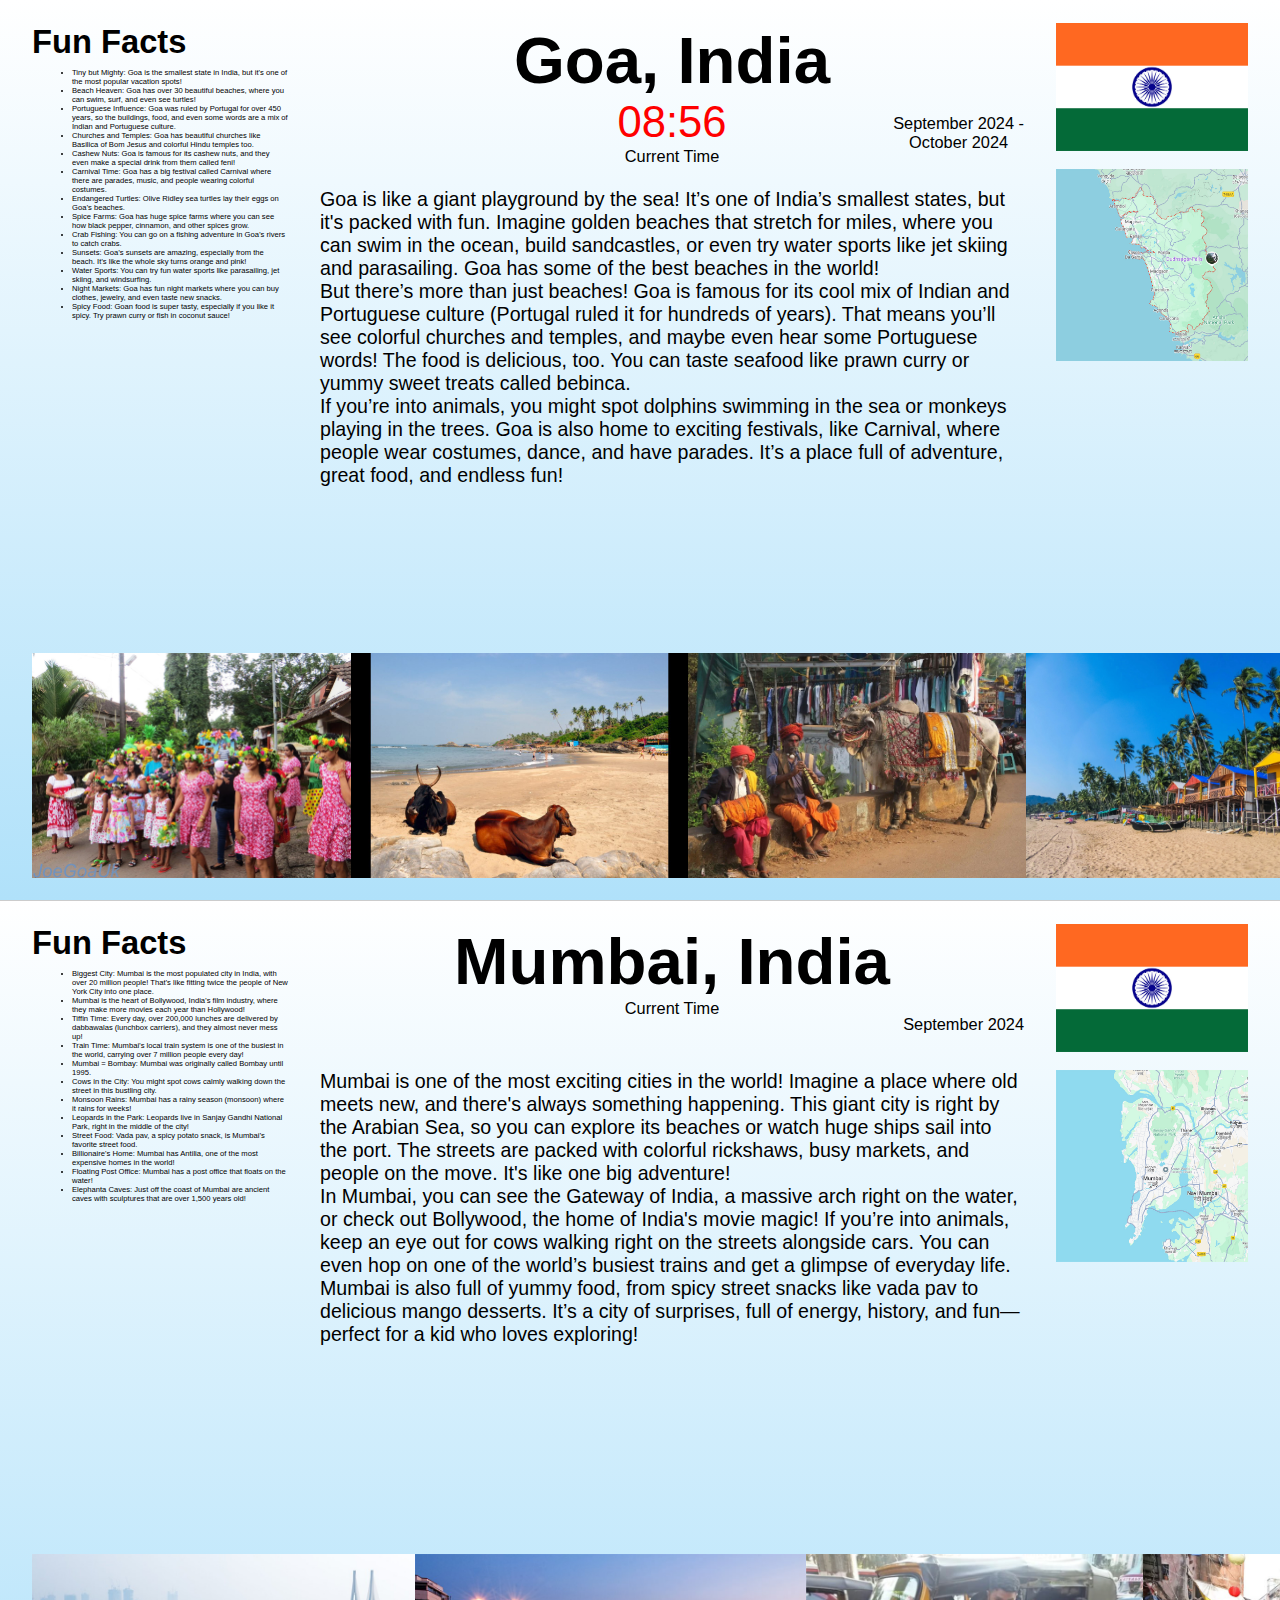
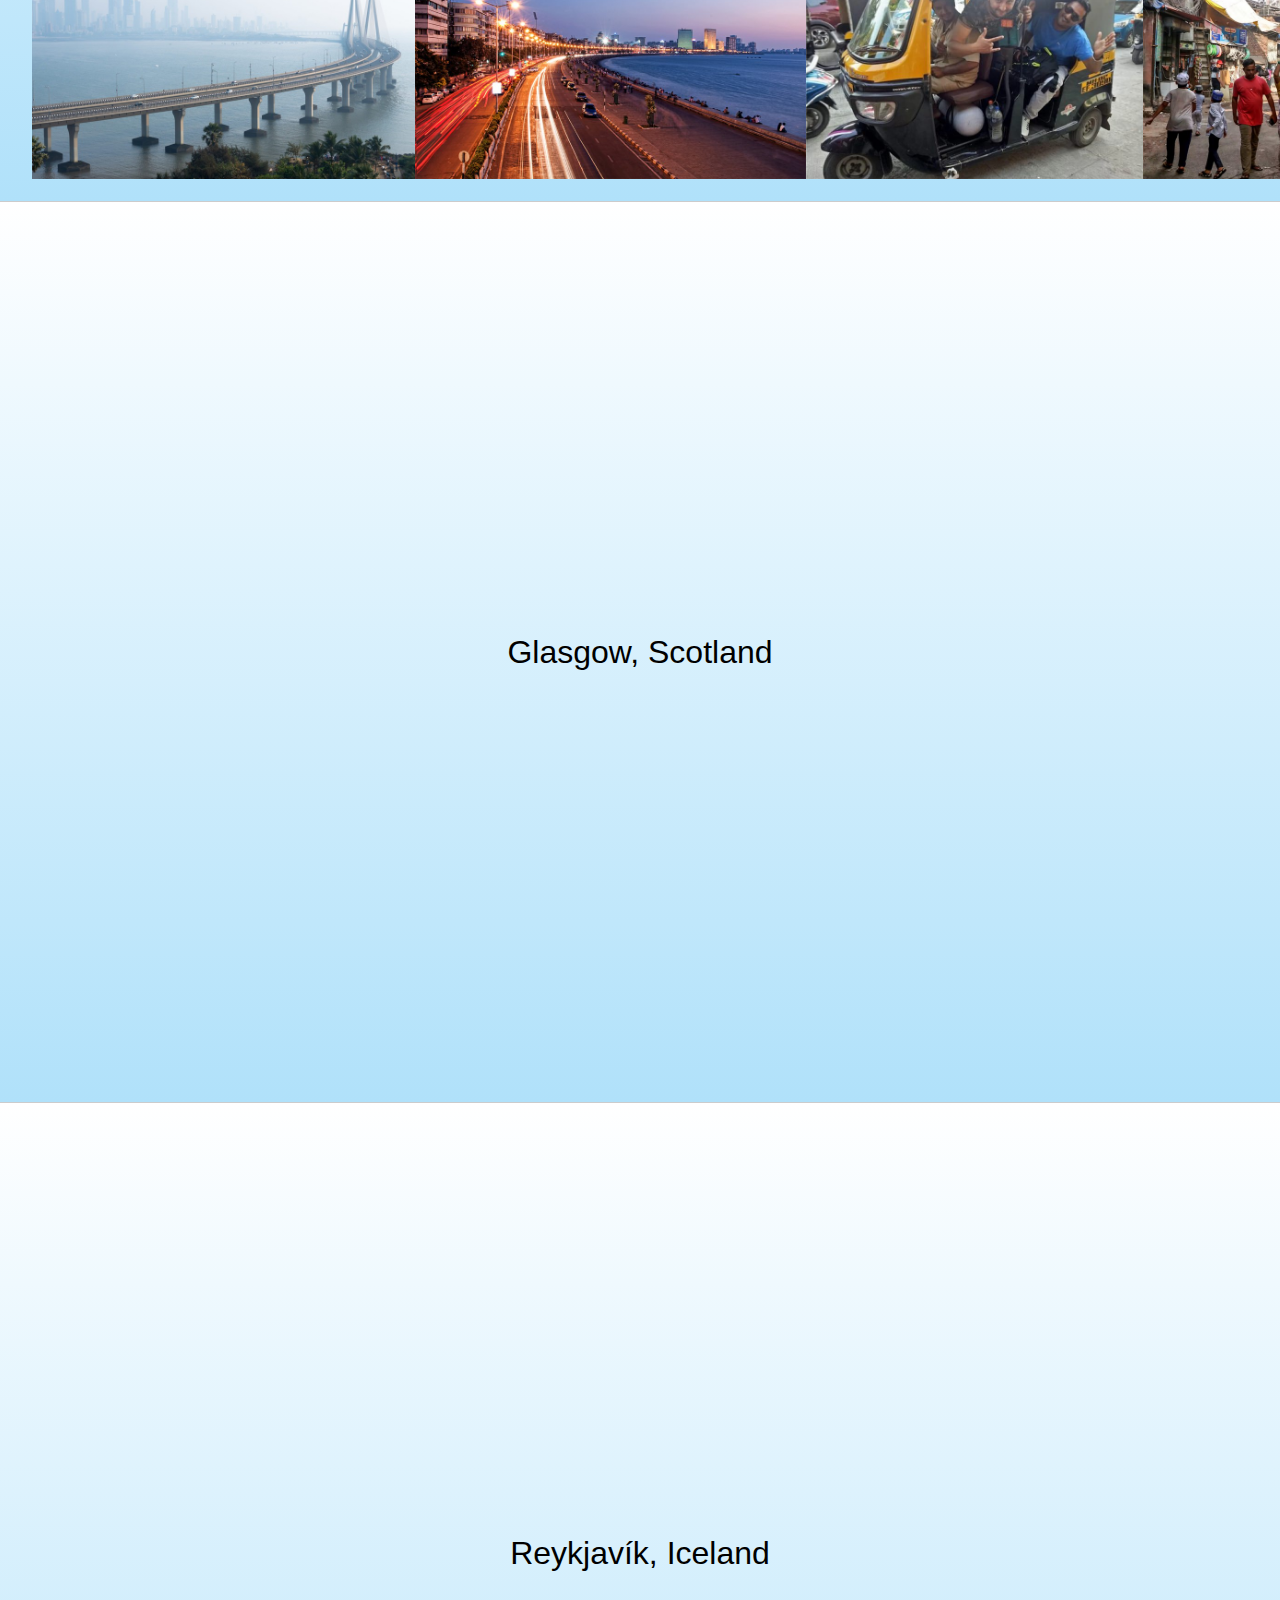
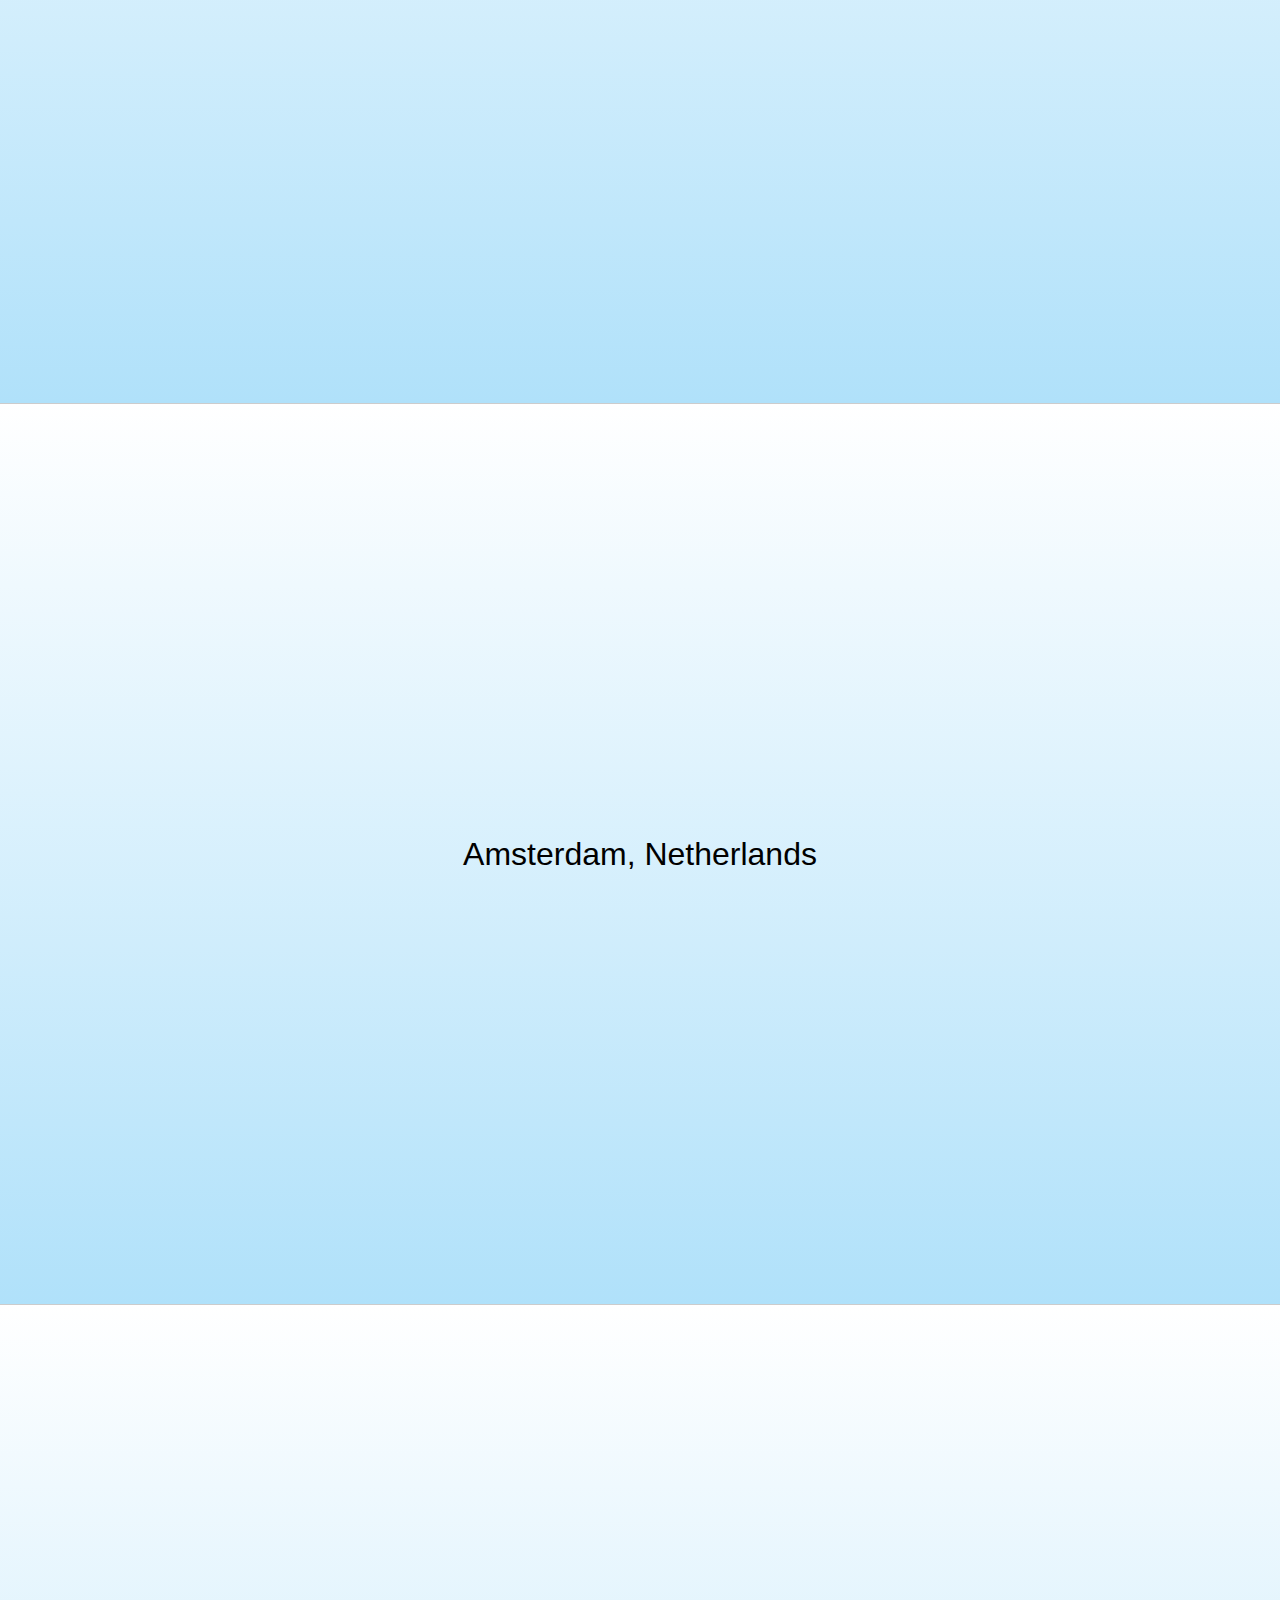
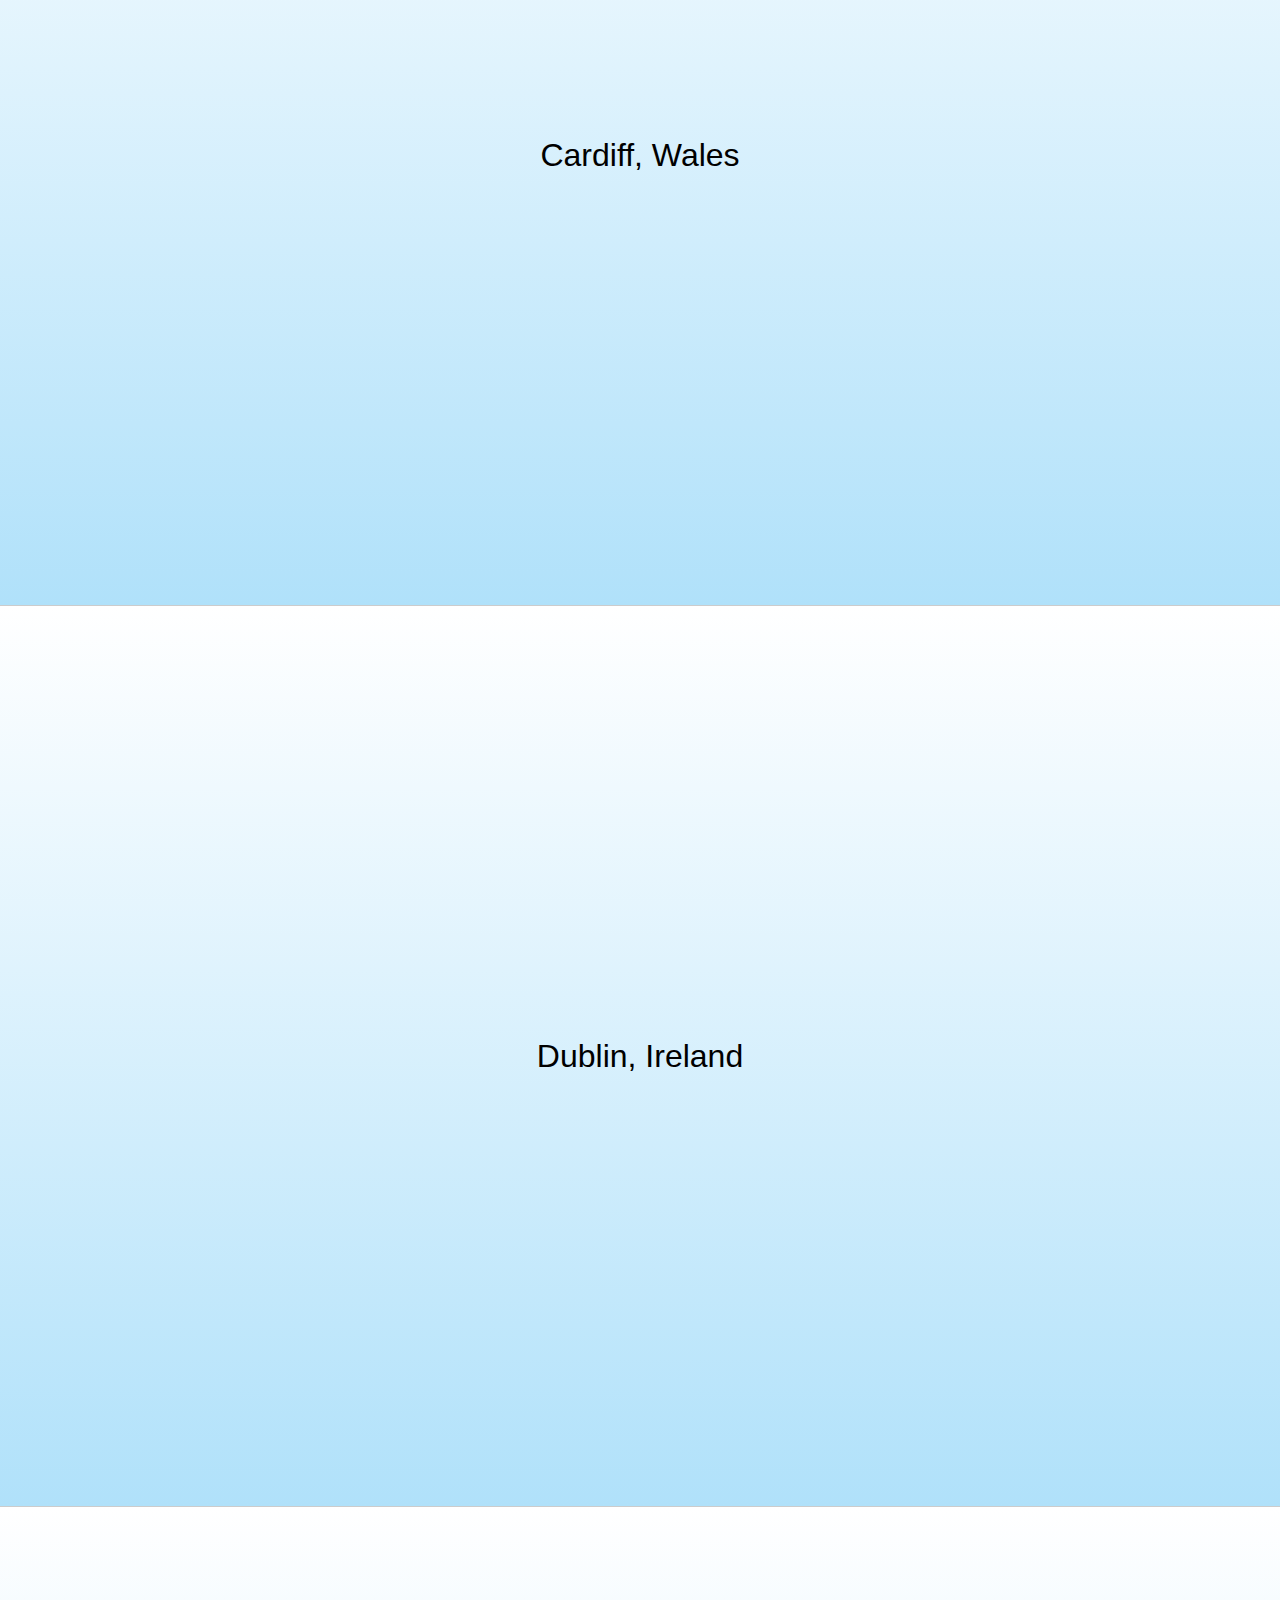
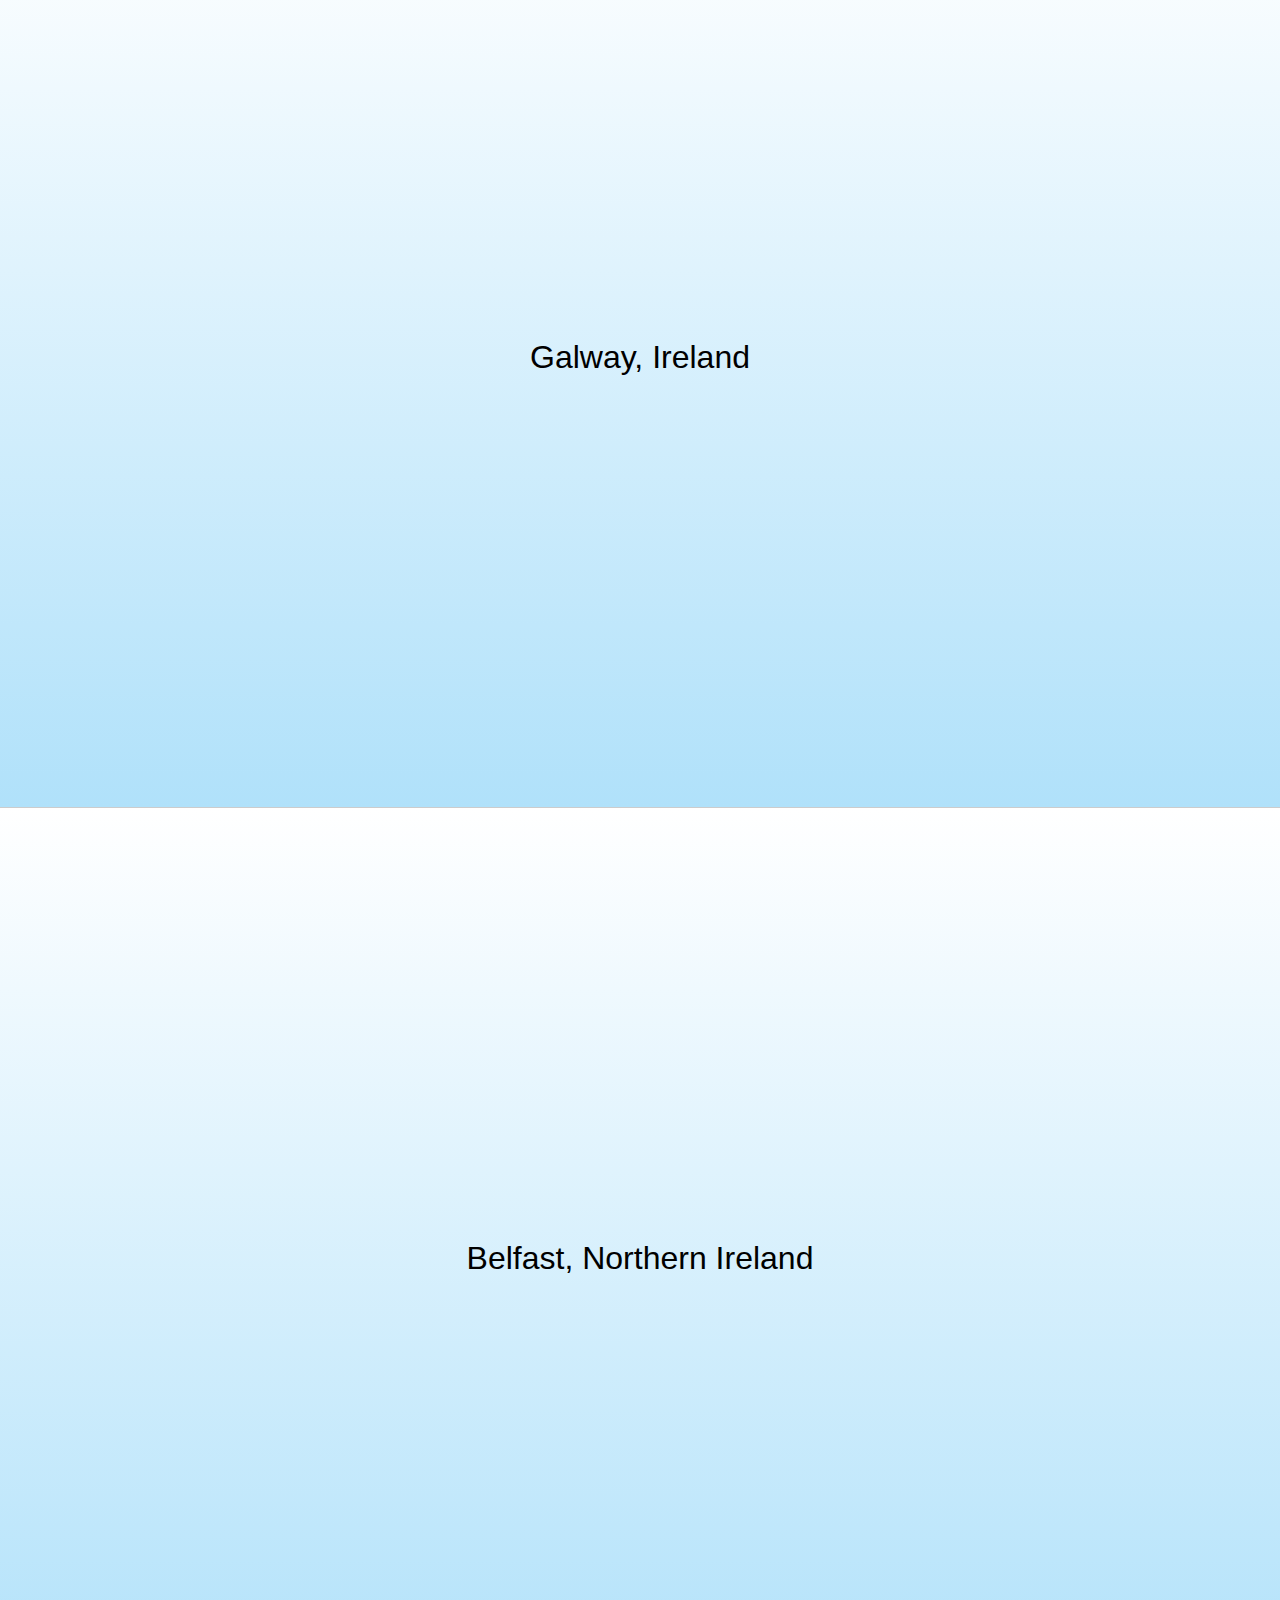
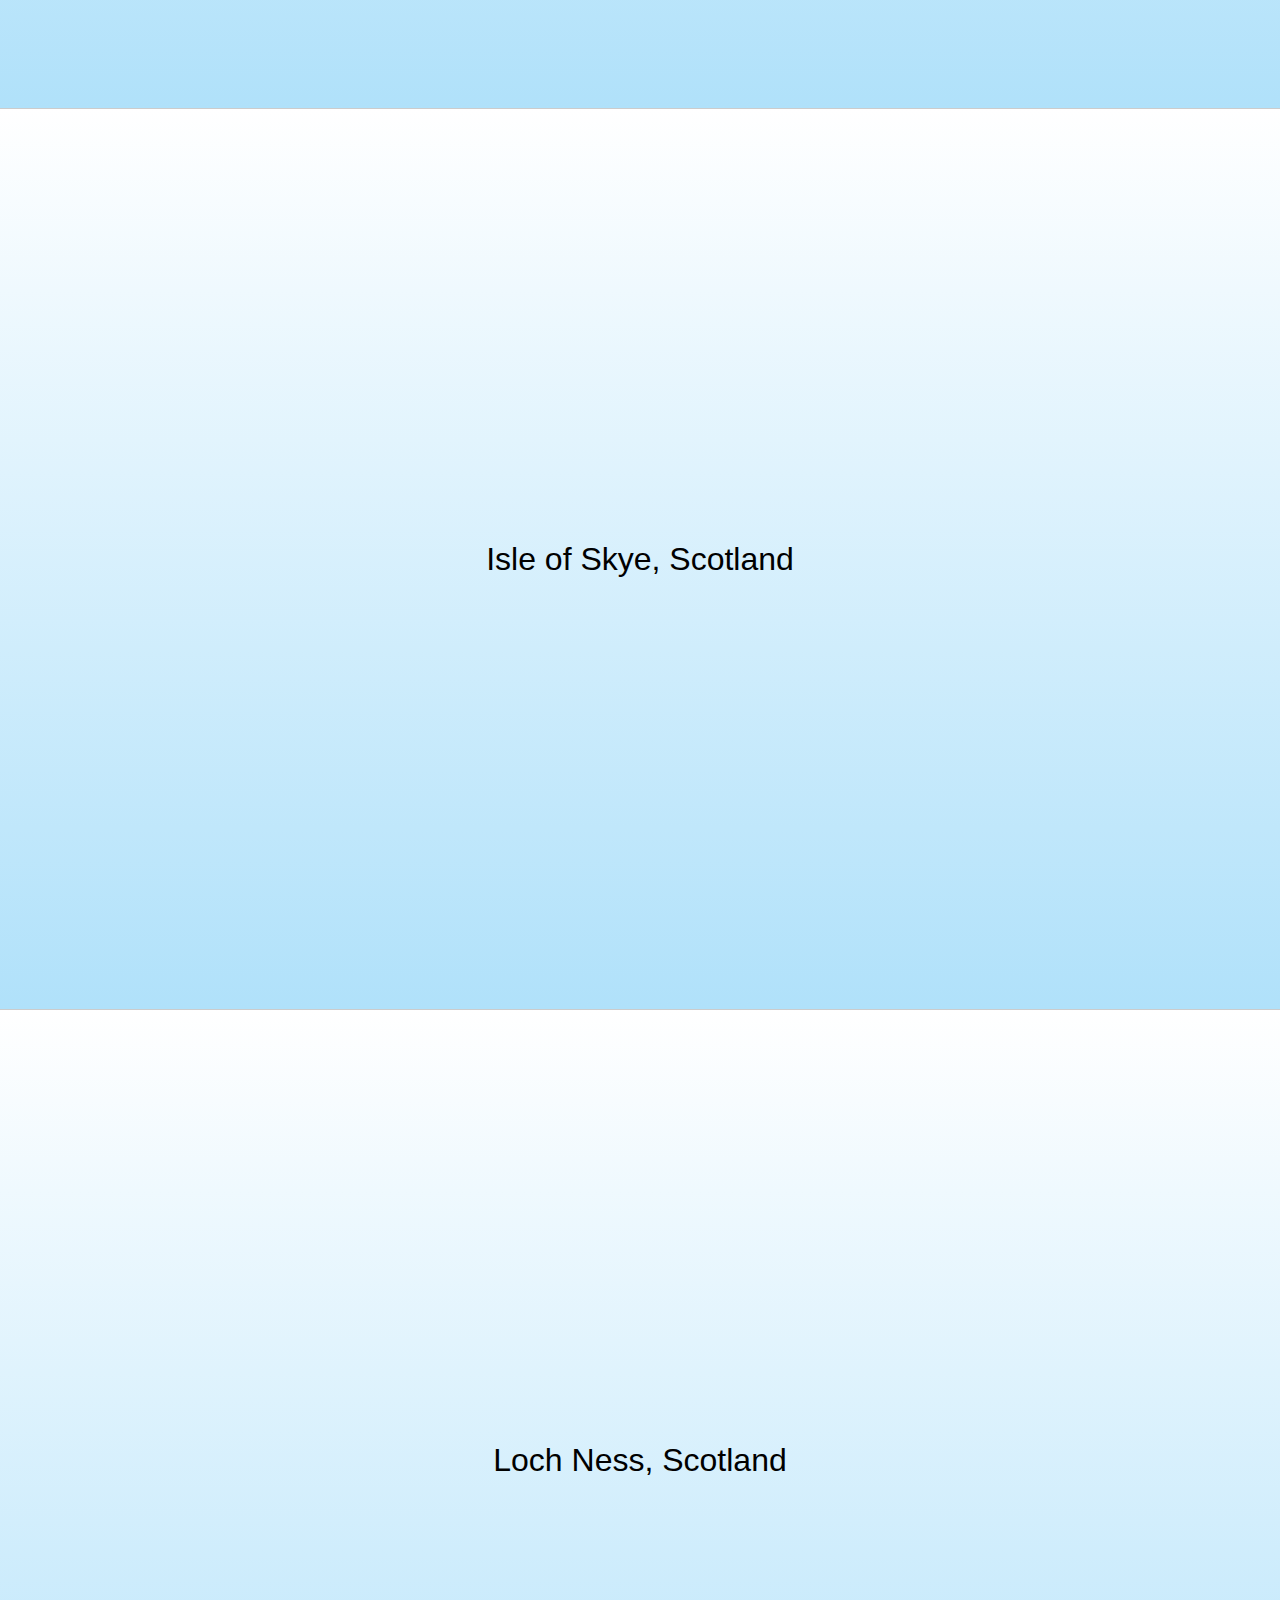
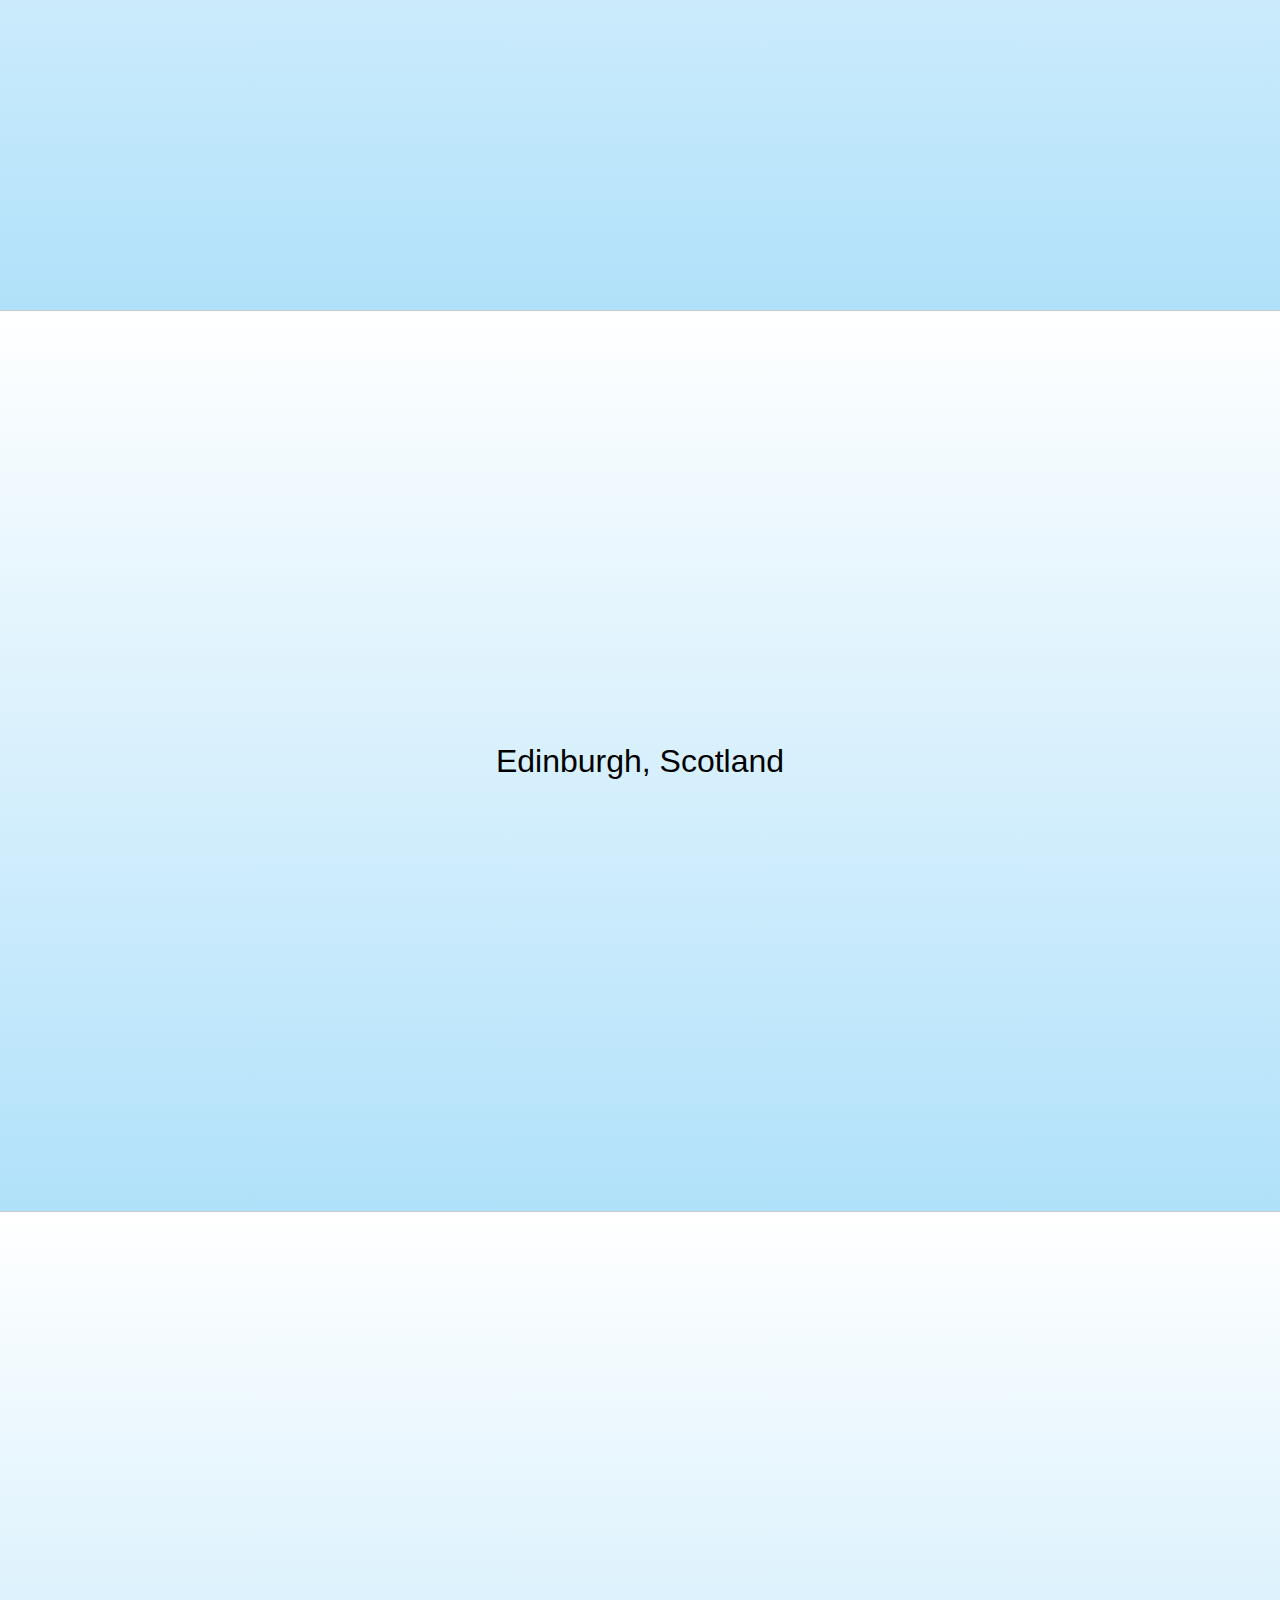
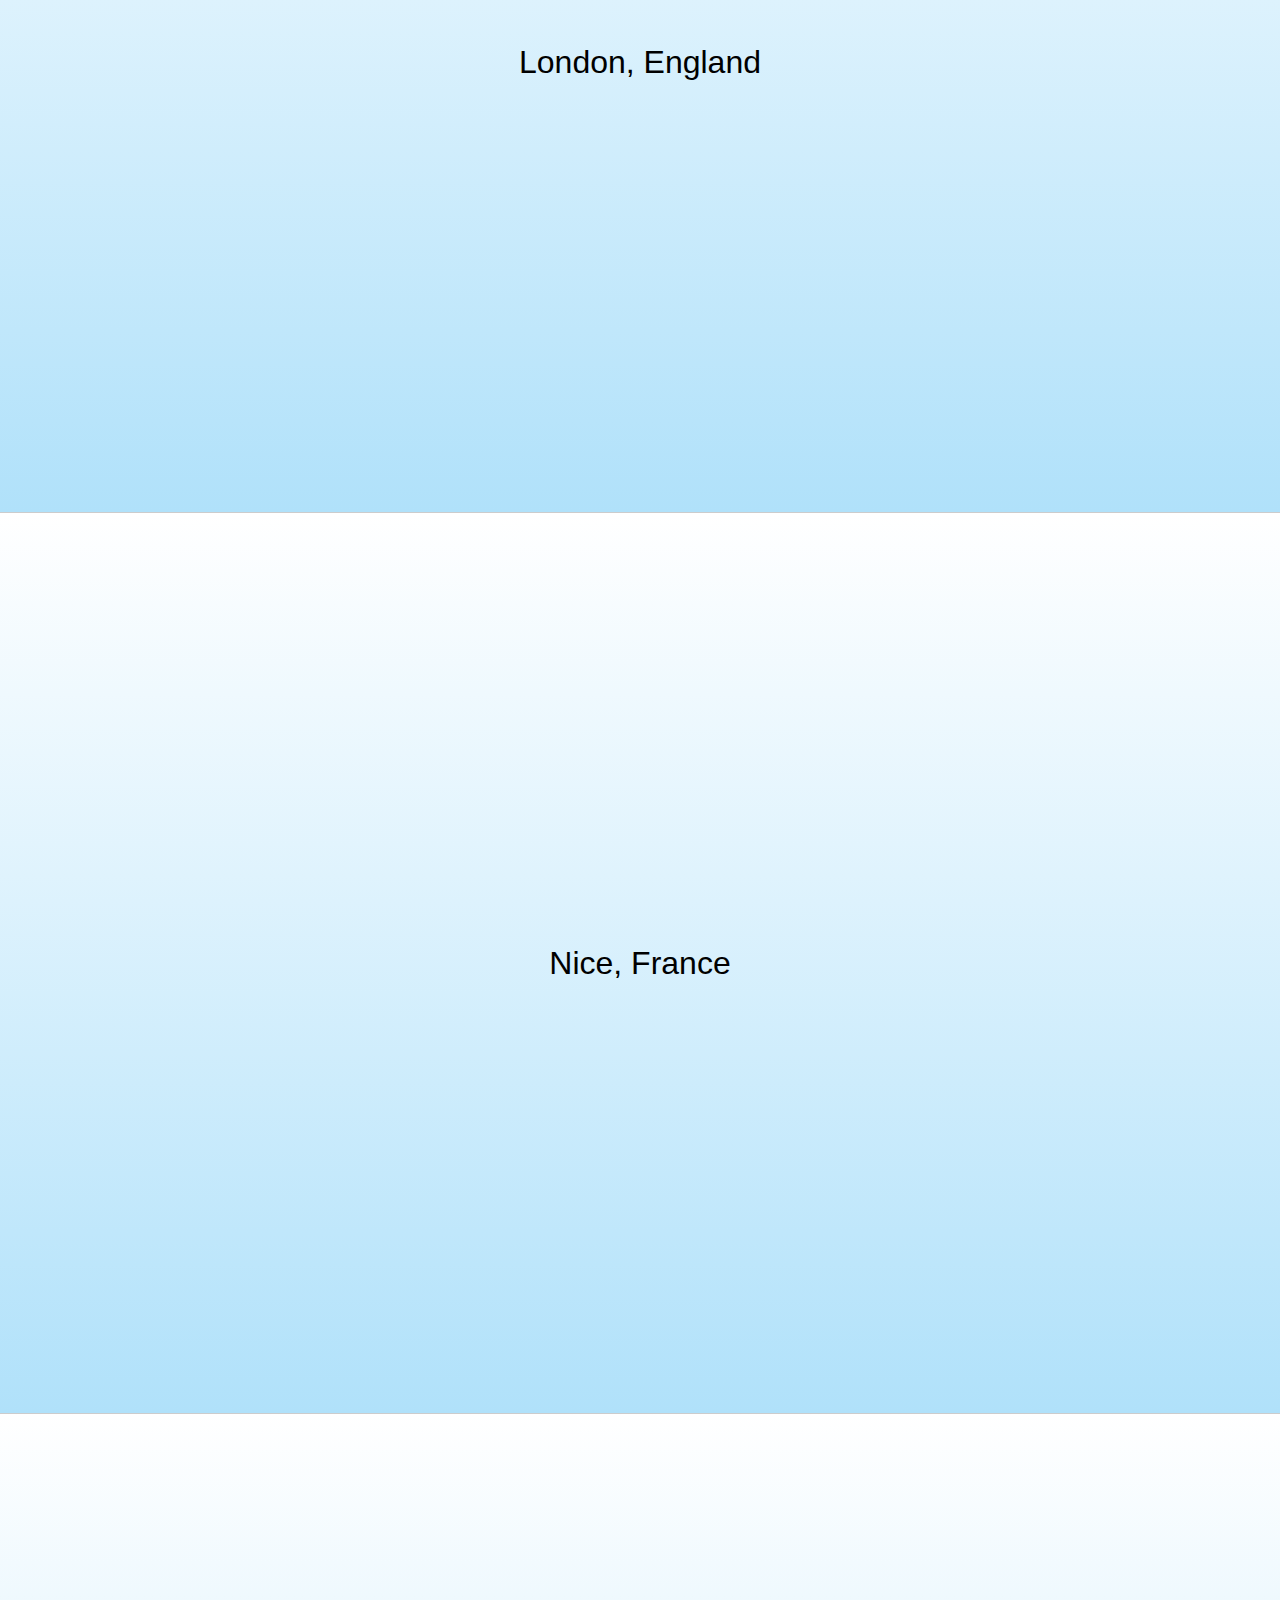
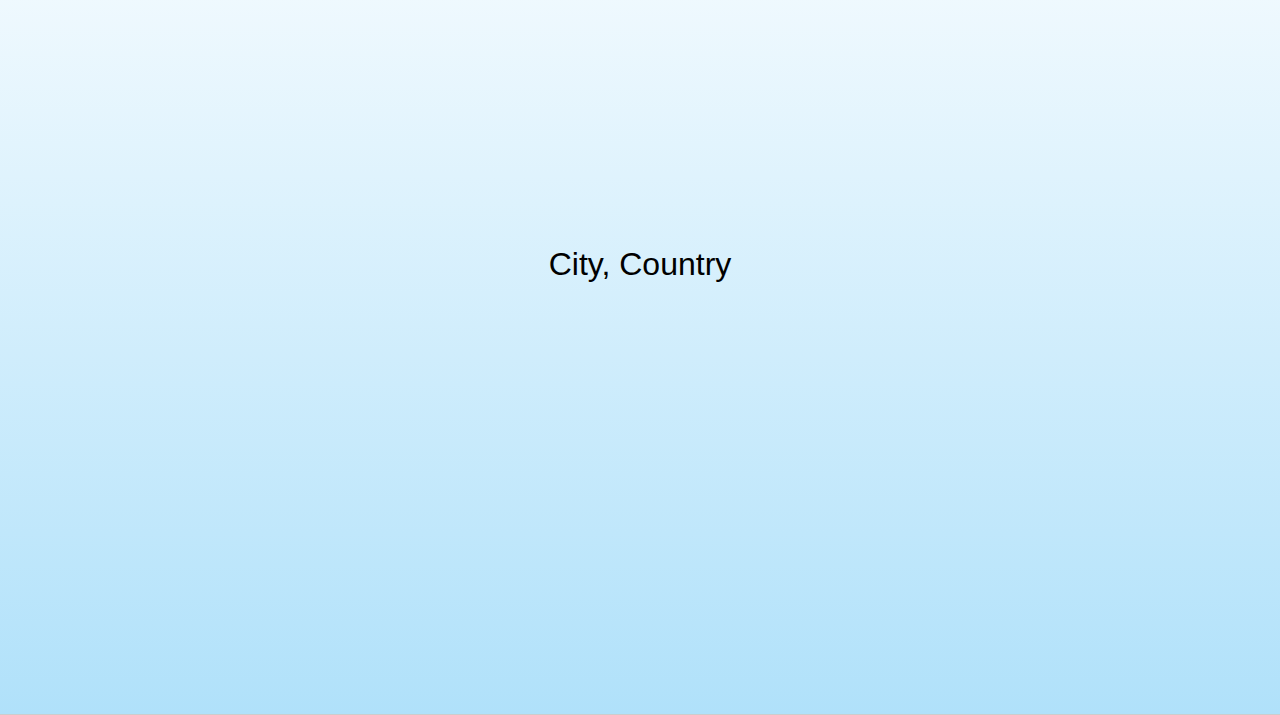
<file: City-Country.html>
<!DOCTYPE html>
<html lang="en">

<head>
	<meta charset="utf-8">
	<meta name="viewport" content="width=device-width, initial-scale=1">
	<title>Where is Uncle Shawn</title>
	<link rel="stylesheet" href="style-page.css">
	<link rel="stylesheet" href="style-slide.css">
</head>



<body>


	<div class="container">




		<!--OOOOOOOOOOOOOOOOOOOOOOOOOOOOOOOOOOOOOOOOOOOOOOOOOOOOOOOOOOOOOOOOOOOOOOOOOOOOOOOOOOOOOOOOOOOOOOOOOOOOOOOOOOOOOOOOOOOOOOOOOOOOOOOOOOOOOOOOOOOOOOOOOOOOOO-->

		<div class="sections">
			
			<div class="slide">
			
				<div class="top">
				
					<div class="FunFacts">
						<h2 class="FactsTitle">Fun Facts</h2>
						
						<ul class="FactsList">
							<li>Tiny but Mighty: Goa is the smallest state in India, but it's one of the most popular vacation spots!</li>
							<li>Beach Heaven: Goa has over 30 beautiful beaches, where you can swim, surf, and even see turtles!</li>
							<li>Portuguese Influence: Goa was ruled by Portugal for over 450 years, so the buildings, food, and even some words are a mix of Indian and Portuguese culture.</li>
							<li>Churches and Temples: Goa has beautiful churches like Basilica of Bom Jesus and colorful Hindu temples too.</li>
							<li>Cashew Nuts: Goa is famous for its cashew nuts, and they even make a special drink from them called feni!</li>
							<li>Carnival Time: Goa has a big festival called Carnival where there are parades, music, and people wearing colorful costumes.</li>
							<li>Endangered Turtles: Olive Ridley sea turtles lay their eggs on Goa’s beaches.</li>
							<li>Spice Farms: Goa has huge spice farms where you can see how black pepper, cinnamon, and other spices grow.</li>
							<li>Crab Fishing: You can go on a fishing adventure in Goa’s rivers to catch crabs.</li>
							<li>Sunsets: Goa’s sunsets are amazing, especially from the beach. It’s like the whole sky turns orange and pink!</li>
							<li>Water Sports: You can try fun water sports like parasailing, jet skiing, and windsurfing.</li>
							<li>Night Markets: Goa has fun night markets where you can buy clothes, jewelry, and even taste new snacks.</li>
							<li>Spicy Food: Goan food is super tasty, especially if you like it spicy. Try prawn curry or fish in coconut sauce!</li>
						</ul>
					</div>
		
					<div class="LocationDescription">
						<h1 class="titleLocation">Goa, India</h1>
						
						<div class="SubTitle">
								<div class="SubTitle1"></div>
								<div class="SubTitle2"><p id="LocalTime24"></p><p class="LocalTimeText">Current Time</p></div>
								<div class="SubTitle3"><p class="DateRange">September 2024 - <br>October 2024</p></div>
						</div>
						
						<p class="Description">
							Goa is like a giant playground by the sea! It’s one of India’s smallest states, but it's packed with fun. Imagine golden beaches that stretch for miles, where you can swim in the ocean, build sandcastles, or even try water sports like jet skiing and parasailing. Goa has some of the best beaches in the world!<br>
							But there’s more than just beaches! Goa is famous for its cool mix of Indian and Portuguese culture (Portugal ruled it for hundreds of years). That means you’ll see colorful churches and temples, and maybe even hear some Portuguese words! The food is delicious, too. You can taste seafood like prawn curry or yummy sweet treats called bebinca.<br>
							If you’re into animals, you might spot dolphins swimming in the sea or monkeys playing in the trees. Goa is also home to exciting festivals, like Carnival, where people wear costumes, dance, and have parades. It’s a place full of adventure, great food, and endless fun!
						</p>
					</div>
					
					<div class="FlagMap">
						<a href="https://en.wikipedia.org/wiki/Flag_of_India" target="_blank">
						<img src="images/Flags/India.jpg" alt="India Flag"></a>
						<a href="https://www.google.com/maps/place/Goa,+India/@15.4226083,73.664965,9.25z/data=!4m6!3m5!1s0x3bbfba106336b741:0xeaf887ff62f34092!8m2!3d15.2993265!4d74.123996!16zL20vMDFjMW5t?entry=ttu&g_ep=EgoyMDI0MDkxNi4wIKXMDSoASAFQAw%3D%3D" target="_blank">
						<img src="images/Maps/Goa.jpg" alt="Goa Map"></a>
					</div>
					
				</div>
		
				<div class="bottom">
		
					<img src="images/BottomSlider/Goa 1.jpg">
					<img src="images/BottomSlider/Goa 2.jpg">
					<img src="images/BottomSlider/Goa 3.jpg">
					<img src="images/BottomSlider/Goa 4.jpg">
		
				</div>
			</div>
		
		
			<script>
				var getLocalTime24 = function(){
					document.getElementById("LocalTime24").innerHTML = new Date().toLocaleString("en-US",{timeZone:'Asia/Kolkata',timeStyle:'short',hourCycle:'h24'});
				}
				getLocalTime24();
				setInterval(getLocalTime24,60000);
		
			</script>
		
		
		</div>





		<!--OOOOOOOOOOOOOOOOOOOOOOOOOOOOOOOOOOOOOOOOOOOOOOOOOOOOOOOOOOOOOOOOOOOOOOOOOOOOOOOOOOOOOOOOOOOOOOOOOOOOOOOOOOOOOOOOOOOOOOOOOOOOOOOOOOOOOOOOOOOOOOOOOOOOOO-->

		<div class="sections">
		
			<div class="slide">
			
				<div class="top">
				
					<div class="FunFacts">
						<h2 class="FactsTitle">Fun Facts</h2>
						
						<ul class="FactsList">
							<li>Biggest City: Mumbai is the most populated city in India, with over 20 million people! That’s like fitting twice the people of New York City into one place.</li>
							<li>Mumbai is the heart of Bollywood, India’s film industry, where they make more movies each year than Hollywood!</li>
							<li>Tiffin Time: Every day, over 200,000 lunches are delivered by dabbawalas (lunchbox carriers), and they almost never mess up!</li>
							<li>Train Time: Mumbai’s local train system is one of the busiest in the world, carrying over 7 million people every day!</li>
							<li>Mumbai = Bombay: Mumbai was originally called Bombay until 1995.</li>
							<li>Cows in the City: You might spot cows calmly walking down the street in this bustling city.</li>
							<li>Monsoon Rains: Mumbai has a rainy season (monsoon) where it rains for weeks!</li>
							<li>Leopards in the Park: Leopards live in Sanjay Gandhi National Park, right in the middle of the city!</li>
							<li>Street Food: Vada pav, a spicy potato snack, is Mumbai’s favorite street food.</li>
							<li>Billionaire's Home: Mumbai has Antilia, one of the most expensive homes in the world!</li>
							<li>Floating Post Office: Mumbai has a post office that floats on the water!</li>
							<li>Elephanta Caves: Just off the coast of Mumbai are ancient caves with sculptures that are over 1,500 years old!</li>
						</ul>
					</div>

					<div class="LocationDescription">
						<h1 class="titleLocation">Mumbai, India</h1>
						
						<div class="SubTitle">
								<div class="SubTitle1"></div>
								<div class="SubTitle2"><p id="LocalTime24"></p><p class="LocalTimeText">Current Time</p></div>
								<div class="SubTitle3"><p class="DateRange">September 2024</p></div>
						</div>
						
						<p class="Description">
							Mumbai is one of the most exciting cities in the world! Imagine a place where old meets new, and there's always something happening. This giant city is right by the Arabian Sea, so you can explore its beaches or watch huge ships sail into the port. The streets are packed with colorful rickshaws, busy markets, and people on the move. It's like one big adventure!<br>
							In Mumbai, you can see the Gateway of India, a massive arch right on the water, or check out Bollywood, the home of India's movie magic! If you’re into animals, keep an eye out for cows walking right on the streets alongside cars. You can even hop on one of the world’s busiest trains and get a glimpse of everyday life.<br>
							Mumbai is also full of yummy food, from spicy street snacks like vada pav to delicious mango desserts. It’s a city of surprises, full of energy, history, and fun—perfect for a kid who loves exploring!
						</p>
					</div>
					
					<div class="FlagMap">
						<a href="https://en.wikipedia.org/wiki/Flag_of_India" target="_blank">
						<img src="images/Flags/India.jpg" alt="India Flag"></a>
						<a href="https://www.google.com/maps/place/Mumbai,+Maharashtra,+India/@19.0821772,72.7160334,11z/data=!3m1!4b1!4m6!3m5!1s0x3be7c6306644edc1:0x5da4ed8f8d648c69!8m2!3d19.0759837!4d72.8776559!16zL20vMDR2bXA?entry=ttu&g_ep=EgoyMDI0MDkxMS4wIKXMDSoASAFQAw%3D%3D" target="_blank">
						<img src="images/Maps/Mumbai.jpg" alt="Mumbai Map"></a>
					</div>
					
				</div>

				<div class="bottom">

					<img src="images/BottomSlider/Mumbai 1.jpg">
					<img src="images/BottomSlider/Mumbai 2.jpg">
					<img src="images/BottomSlider/Mumbai 3.jpg">
					<img src="images/BottomSlider/Mumbai 4.jpg">

				</div>
			</div>


			<script>
				var getLocalTime24 = function(){
					document.getElementById("LocalTime24").innerHTML = new Date().toLocaleString("en-US",{timeZone:'Asia/Kolkata',timeStyle:'short',hourCycle:'h24'});
				}
				getLocalTime24();
		
			</script>


		</div>



		<div class="sections">
			<p class="section-text">Glasgow, Scotland</p>
		</div>
		<div class="sections">
			<p class="section-text">Reykjavík, Iceland</p>
		</div>
		<div class="sections">
			<p class="section-text">Amsterdam, Netherlands</p>
		</div>
		<div class="sections">
			<p class="section-text">Cardiff, Wales</p>
		</div>
		<div class="sections">
			<p class="section-text">Dublin, Ireland</p>
		</div>
		<div class="sections">
			<p class="section-text">Galway, Ireland</p>
		</div>
		<div class="sections">
			<p class="section-text">Belfast, Northern Ireland</p>
		</div>
		<div class="sections">
			<p class="section-text">Isle of Skye, Scotland</p>
		</div>
		<div class="sections">
			<p class="section-text">Loch Ness, Scotland</p>
		</div>
		<div class="sections">
			<p class="section-text">Edinburgh, Scotland</p>
		</div>
		<div class="sections">
			<p class="section-text">London, England</p>
		</div>
		<div class="sections">
			<p class="section-text">Nice, France</p>
		</div>
		<div class="sections">
			<p class="section-text">City, Country</p>
		</div>




		<script src="script.js"></script>


	</div>





</body>
</html>
</file>
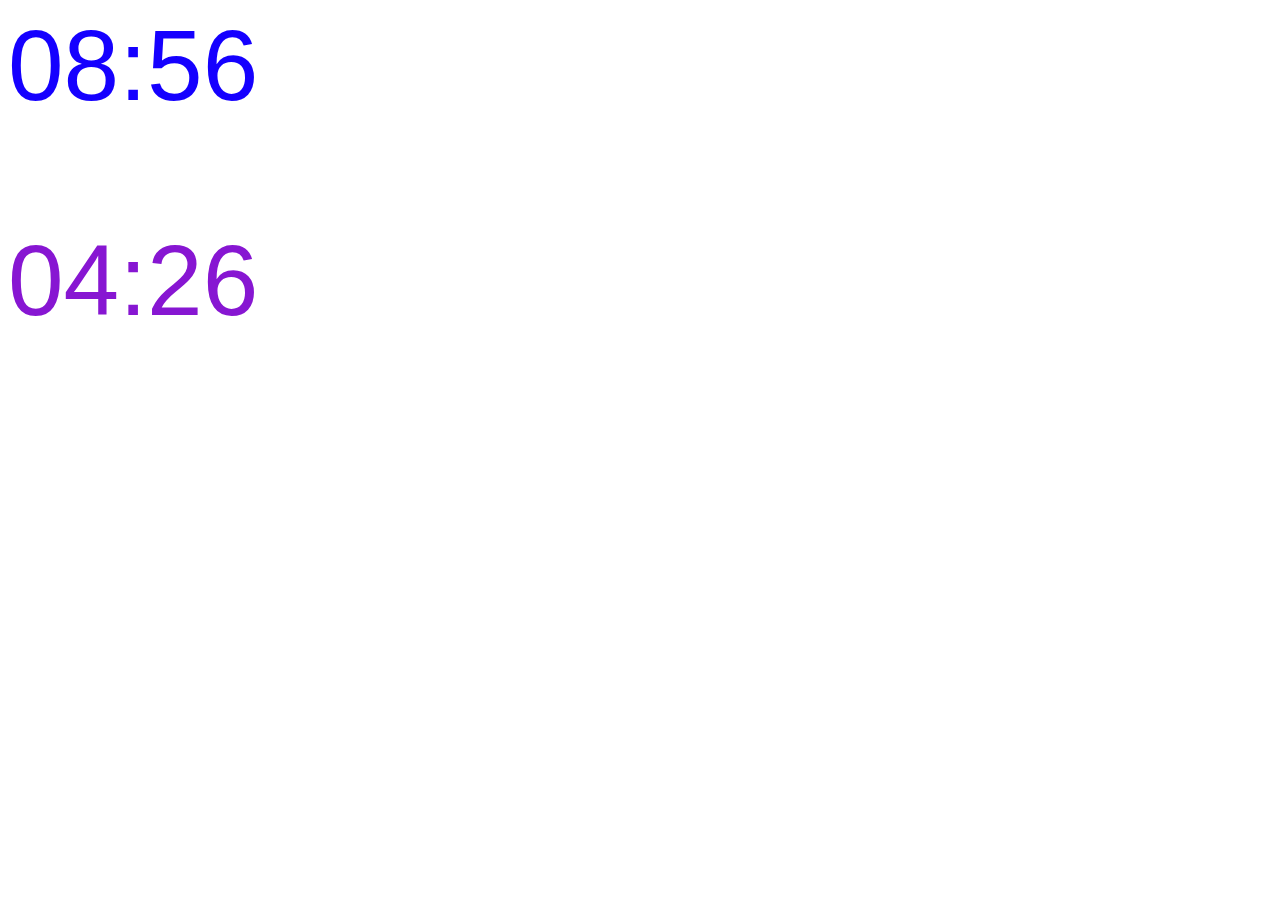
<file: Templates/time.html>
<html>
<head>
	<title>Time Display</title>
</head>
<body>

	<div style="color: rgb(21, 0, 255); font-family: Arial, Helvetica, sans-serif; font-size: 75pt;">
		<p id="indiaTime"></p>
		<p id="londonTime" style="color: rgb(135, 22, 210); font-family: Arial, Helvetica, sans-serif; font-size: 75pt;"></p>
	</div>



	<script>
		var getIndiaTime = function(){
			document.getElementById("indiaTime").innerHTML = new Date().toLocaleString("en-US",{timeZone:'Asia/Kolkata',timeStyle:'short',hourCycle:'h24'});
		}
		getIndiaTime();
		setInterval(getIndiaTime,60000);

		var getLondonTime = function(){
			document.getElementById("londonTime").innerHTML = new Date().toLocaleString("en-US",{timeZone:'Europe/London',timeStyle:'short',hourCycle:'h24'});
		}
		getLondonTime();
		setInterval(getLondonTime,60000);

	</script>




</body>
</html>
</file>
<file: style-page.css>
body {
	margin: 0;
	padding: 0;
	overflow: hidden;
}

.container {
	height: 400vh; /* Set the height of the container to accommodate all sections */
}

.sections {
	height: 100vh; /* Each section takes the full viewport height */
	display: flex;
	justify-content: center;
	align-items: center;
	font-size: 2em;
	background-image: linear-gradient(#ffffff, #b0e1fa);
	border-bottom: 1px solid #ccc;
}
</file>
<file: style-slide.css>
* {
	font-family: Arial, Helvetica, sans-serif;
}


.slide {
	height: 95vh;
	width: 95vw;

}

.top {
	display: flex;
}

.bottom {
	height: 25vh;
	width: 95vw;
	display: flex;
	justify-content: space-around;
}

.bottom img {
	max-height: 25vh;
}





.FunFacts {
	height: 70vh;
	width: 20vw;
}

.FactsTitle {
	font-size: calc(1.5vw + 1.5vh);
	margin: 0;
}

.FactsList {
	font-size: calc(.35vw + .35vh);
}





.LocationDescription {
	margin-left: 2.5vw;
	margin-right: 2.5vw;
	height: 70vh;
	width: 55vw;
	text-align: center;
}



.titleLocation {
	font-size: calc(3vw + 3vh);
	margin: 0;
}

.SubTitle {
	display: flex;
}

.SubTitle1 {
	width: 20vw;
}

.SubTitle2 {
	width: 20vw;
}

.SubTitle3 {
	width: 20vw;
}



#LocalTime24 {
	font-size: calc(2vw + 2vh);
	color: red;
	margin: 0;
}

.LocalTimeText {
	font-size: calc(.75vw + .75vh);
	margin: 0;
}

.DateRange {
	font-size: calc(.75vw + .75vh);
	float: right;
}

.Description {
	font-size: calc(.9vw + .9vh);
	text-align: left;
}





.FlagMap {
	height: 70vh;
	width: 15vw;
}

.FlagMap img {
	display: block;
	max-width: 15vw;
	margin-bottom: 2vh;
	width: auto;
	height: auto;
}
</file>
